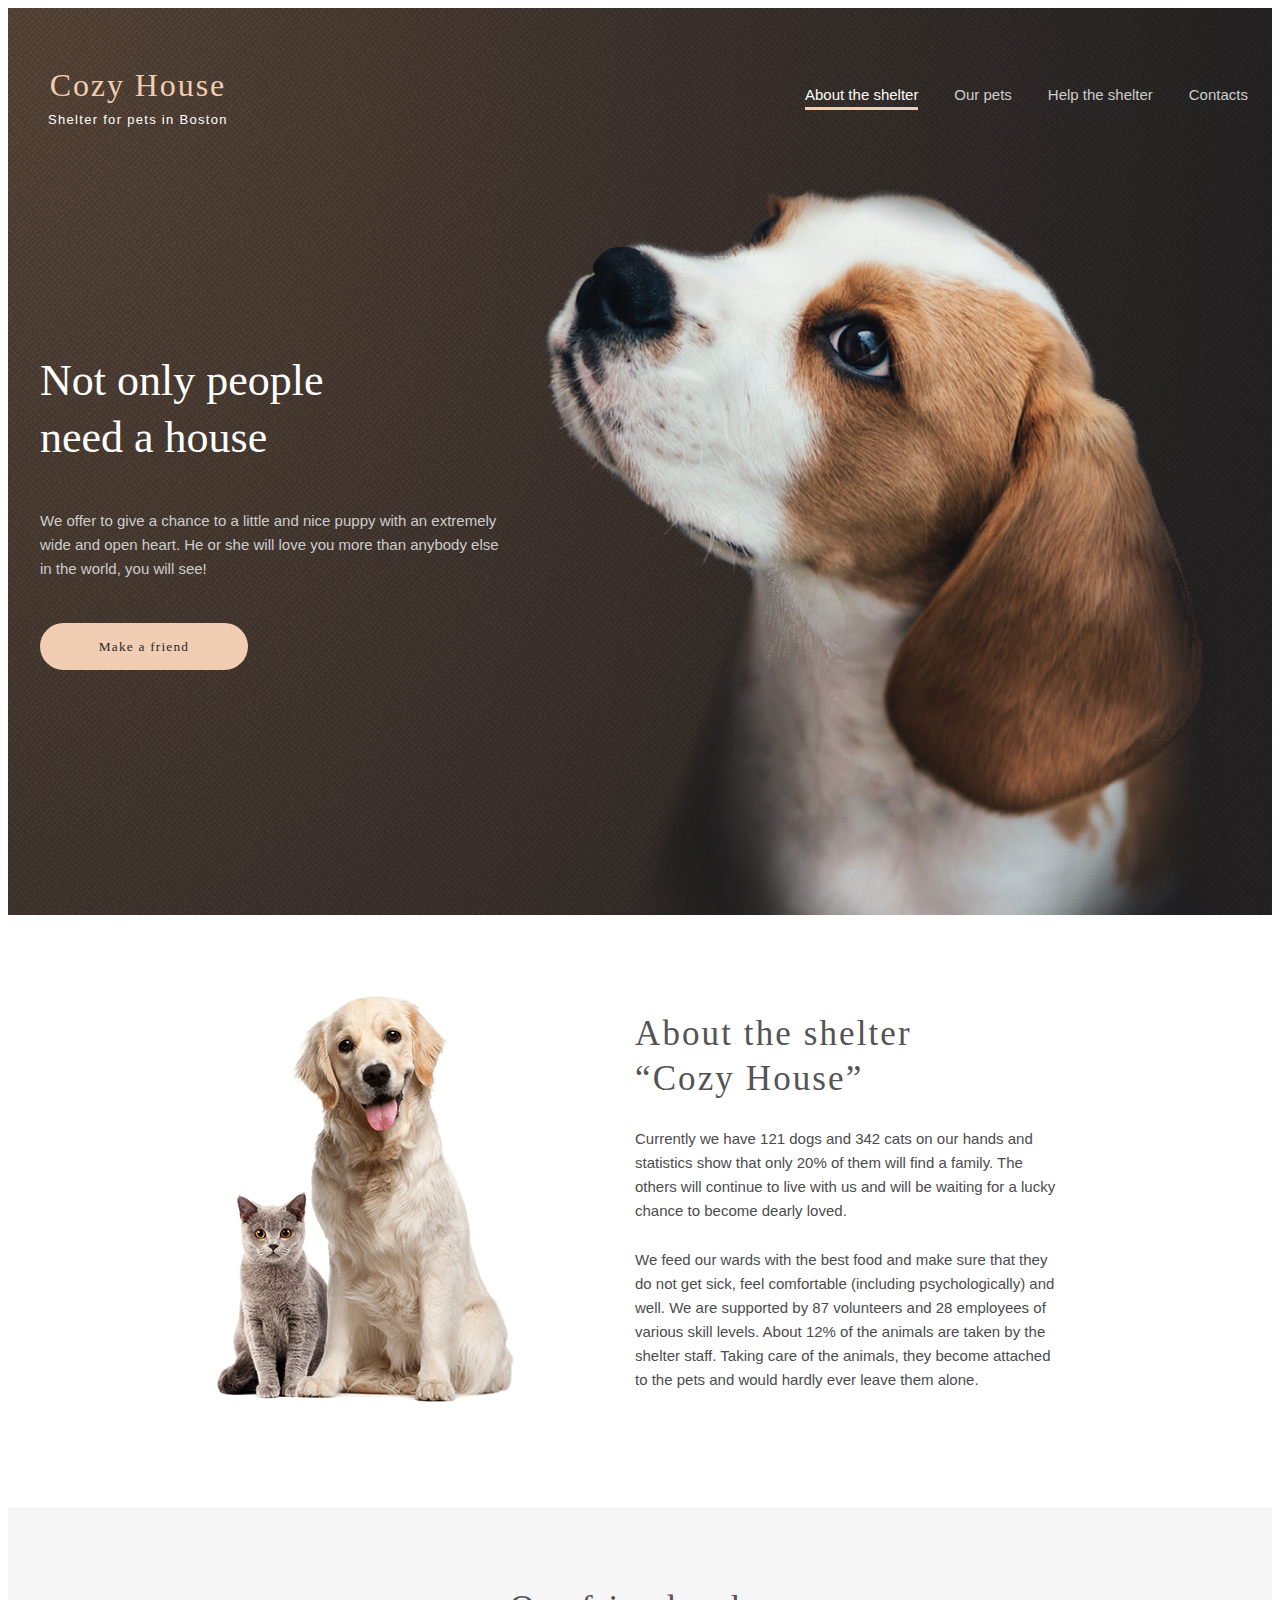
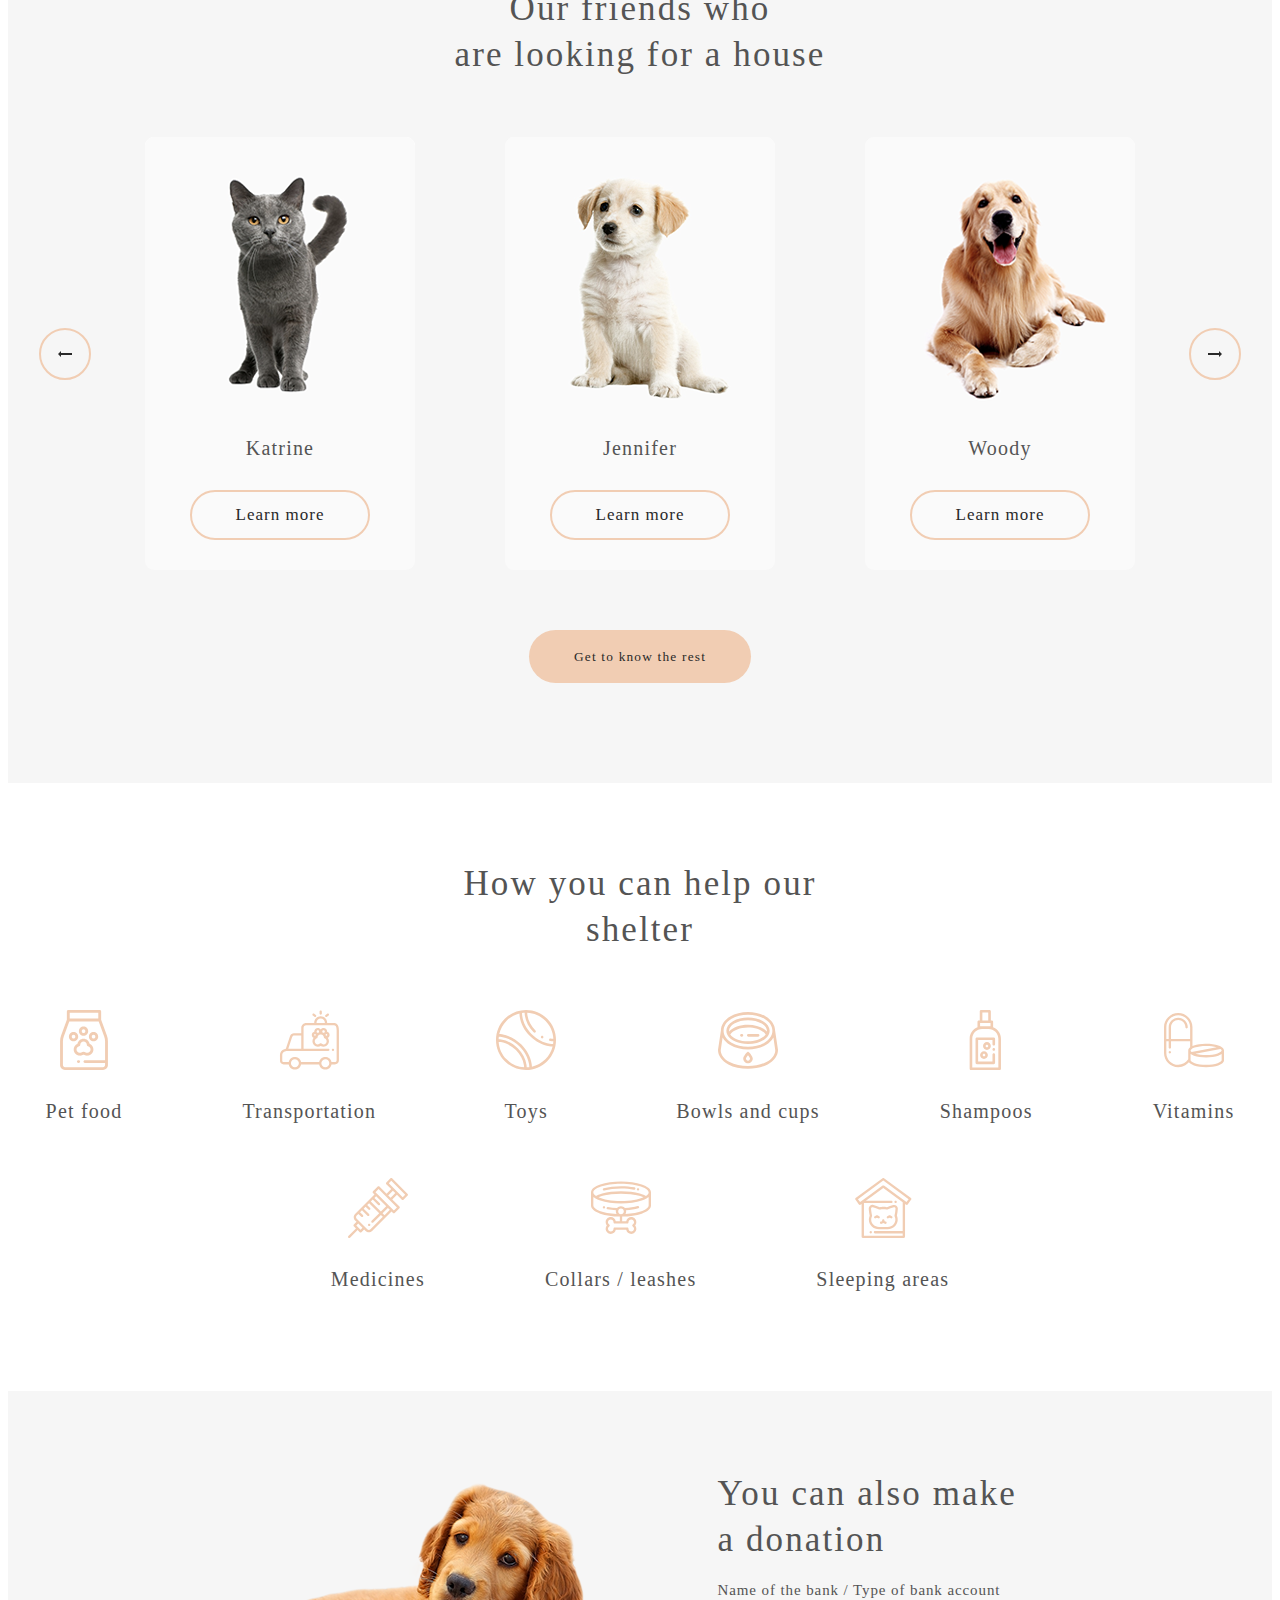
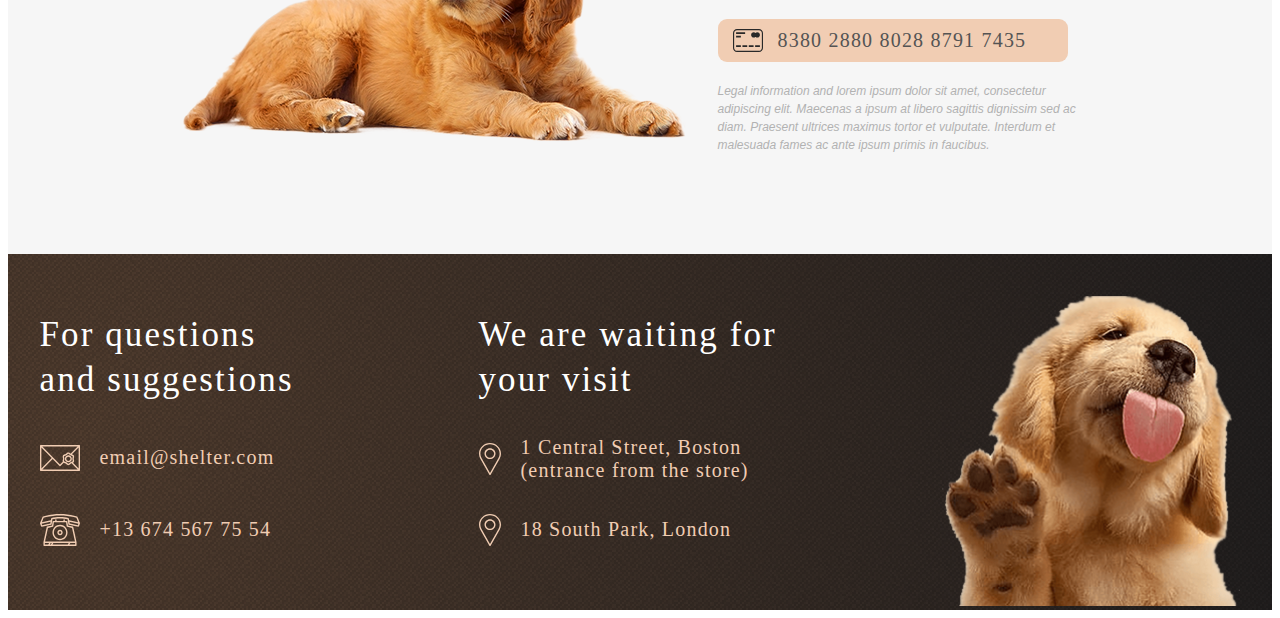
<file: pages/main/index.html>
<!DOCTYPE html>
<html lang="en">
<head>
  <meta charset="UTF-8">
  <meta name="viewport" content="width=device-width, initial-scale=1.0">
  <title>shelter</title>

  <link rel="stylesheet" href="css/style.css">
  
</head>
<body>
<main class="main">
  <div class="start-screen_content">
    <header class="header">
      <div class="wrapper wrapper__mobile">
        <div class="logo">
          <a href="#" class="logo__link">
            <h1 class="logo__title">Cozy House</h1>
            <span class="logo__subtitle">Shelter for pets in Boston</span>
          </a>
        </div>
        <button class="m__menu_button">
          <span class="menu__line"></span>
          <span class="menu__line"></span>
          <span class="menu__line"></span>
        </button>
        <div class="m__menu">
          <nav class="menu">
            <ul class="list">
              <li class="list__item">
                <a href="https://Noora96.github.io/shelterRS/pages/main/index.html" class="list__link list__link_active"> About the shelter </a>
              </li>
              <li class="list__item">
                <a href="https://noora96.github.io/shelterRS/pages/pets/" class="list__link"> Our pets </a>
              </li>
              <li class="list__item">
                <a href="#help" class="list__link"> Help the shelter </a>
              </li>
              <li class="list__item">
                <a href="#" class="list__link"> Contacts </a>
              </li>
            </ul>
          </nav>
          <div class="header__overlay"></div>
        </div>
      </div>
    </header>
    <!-- /.header -->
    <section class="wrapper">
      <div class="hero">
        <div class="hero__content">
          <h2 class="main__content_title">Not only people need a house</h2>
          <p class="main__content_subtitle">We offer to give a chance to a little and nice puppy with an extremely 
            wide and open heart. He or she will love you more than anybody else in the world, you will see!</p>
            <a href="https://Noora96.github.io/shelterRS/pages/main/index.html"><button type="button" class="content__button hero___button">Make a friend</button></a>
        </div>
        <img src="../../assets/images/start-screen-puppy.png" alt="puppy" class="hero__image">
      </div>
    </section>
    <!-- /.start-screen -->
  </div>
  <section class="wrapper">
    <div class="about">
      <div class="about__image">
        <img src="../../assets/images/about-image.png" alt="cat and dog">
      </div>
      <div class="about__content">
        <h2 class="content__title">About the shelter “Cozy House”</h2>
        <p class="content__subtitle">Currently we have 121 dogs and 342 cats on our hands and statistics 
          show that only 20% of them will find a family. The others will continue to live with us and will be 
          waiting for a lucky chance to become dearly loved.</p>
        <p class="content__subtitle">We feed our wards with the best food and make sure that they do not 
          get sick, feel comfortable (including psychologically) and well. We are supported by 87 volunteers and 
          28 employees of various skill levels. About 12% of the animals are taken by the shelter staff. Taking 
          care of the animals, they become attached to the pets and would hardly ever leave them alone.</p>
      </div>
    </div>
  </section>
  <!-- /.about -->
  <section class="pets">
    <div class="wrapper">
      <div class="pets__content">
        <h2 class="content__title pets__title">Our friends who <br> are looking for a house</h2>
        <div class="pets__slider">
          <div class="slider__arrow slider__arrow_left">
            <button class="slider__arrow_btn slider__arrow-left_btn">
              <img src="../../assets/icons/arrow_icon.svg" alt="arrow left">
            </button>
          </div>
          <div class="pets__slider_content">
            <div class="slider__card">
              <div class="card__img">
                <img src="../../assets/images/card_image1.png" alt="Katrine">
              </div>
              <span class="card__title">Katrine</span>
              <button class="card__btn">Learn more</button>
            </div>
            <div class="slider__card">
              <div class="card__img">
                <img src="../../assets/images/card_image2.png" alt="Jennifer">
              </div>
              <span class="card__title">Jennifer</span>
              <button class="card__btn">Learn more</button>
            </div>
            <div class="slider__card">
              <div class="card__img">
                <img src="../../assets/images/card_image3.png" alt="Woody">
              </div>
              <span class="card__title">Woody</span>
              <button class="card__btn">Learn more</button>
            </div>
          </div>
          <div class="slider__arrow slider__arrow_right">
            <button class="slider__arrow_btn slider__arrow-right_btn">
              <img src="../../assets/icons/arrow_icon.svg" alt="arrow rigth">
            </button>
          </div>
        </div>
        <a href="https://Noora96.github.io/shelterRS/pages/main/index.html"><button class="content__button pets__button">Get to know the rest</button></a>
      </div>
    </div>
  </section>
  <!-- /.pets -->
  <section class="wrapper" id="help">
    <div class="help">
      <h2 class="content__title help__title">How you can help our shelter</h2>
      <div class="help__list">
        <div class="help__list_content">
          <img src="../../assets/icons/icon-pet-food.svg" alt="Pet food" class="help__list_icon">
          <span class="help__list_discr">Pet food</span>
        </div>
        <div class="help__list_content">
          <img src="../../assets/icons/icon-transportation.svg" alt="Transportation" class="help__list_icon">
          <span class="help__list_discr">Transportation</span>
        </div>
        <div class="help__list_content">
          <img src="../../assets/icons/icon-toys.svg" alt="Toys" class="help__list_icon">
          <span class="help__list_discr">Toys</span>
        </div>
        <div class="help__list_content">
          <img src="../../assets/icons/icon-bowls-and-cups.svg" alt="Bowls and cups" class="help__list_icon">
          <span class="help__list_discr">Bowls and cups</span>
        </div>
        <div class="help__list_content">
          <img src="../../assets/icons/icon-shampoos.svg" alt="Shampoos" class="help__list_icon">
          <span class="help__list_discr">Shampoos</span>
        </div>
        <div class="help__list_content">
          <img src="../../assets/icons/icon-vitamins.svg" alt="Vitamins" class="help__list_icon">
          <span class="help__list_discr">Vitamins</span>
        </div>
        <div class="help__list_content">
          <img src="../../assets/icons/icon-medicines.svg" alt="Medicines" class="help__list_icon">
          <span class="help__list_discr">Medicines</span>
        </div>
        <div class="help__list_content">
          <img src="../../assets/icons/collars-or-leashes.svg" alt="Collars / leashes" class="help__list_icon">
          <span class="help__list_discr">Collars / leashes</span>
        </div>
        <div class="help__list_content">
          <img src="../../assets/icons/icon-sleeping-area.svg" alt="Sleeping areas" class="help__list_icon">
          <span class="help__list_discr">Sleeping areas</span>
        </div> 
      </div>
    </div>
  </section>
  <!-- /.help -->
  <section class="donation">
    <div class="wrapper">
      <div class="donation__content">
        <div class="donation__content_img">
          <img src="../../assets/images/donation-dog.png" alt="donation dog">
        </div>
        <div class="donation__content_info">
          <h2 class="content__title donation__title">You can also make a donation</h2>
          <span class="donation__subtitle">Name of the bank / Type of bank account</span>
          <a href="#" class="donation__card">
            <img src="../../assets/icons/credit-card.svg" alt="card icon" class="donation__card_icon">
            <span class="donation__card_number">8380 2880 8028 8791 7435</span>
          </a>
          <p class="donation__discr">Legal information and lorem ipsum dolor sit amet, consectetur adipiscing elit. 
            Maecenas a ipsum at libero sagittis dignissim sed ac diam. Praesent ultrices maximus tortor et vulputate. 
            Interdum et malesuada fames ac ante ipsum primis in faucibus.</p>
        </div>
      </div>
    </div>
  </section>
  <!-- /.donation -->
</main>
<!-- /.main -->
<footer class="footer">
  <div class="wrapper">
    <div class="footer__content">
      <div class="footer__info">
        <div class="footer__contacts">
          <h2 class="content__title footer__title">For questions and suggestions</h2>
          <a href="mailto:email@shelter.com" class="footer__contacts_content">
            <img src="../../assets/icons/mail.svg" alt="mail" class="footer__icon">
            <span class="contacts__link">email@shelter.com</span>
          </a>
          <a href="tel:+13 674 567 75 54" class="footer__contacts_content">
            <img src="../../assets/icons/icon-phone.svg" alt="phone" class="footer__icon">
            <span class="contacts__link">+13 674 567 75 54</span>
          </a>
        </div>
        <div class="footer__location">
          <h2 class="content__title footer__title footer__title_location">We are waiting for your visit</h2>
          <a href="https://goo.gl/maps/fvZA6Woxp6u3GcUH9" target="_blank" class="footer__location_content">
            <img src="../../assets/icons/icon-marker.svg" alt="location" class="footer__icon">
            <span class="location__link">1 Central Street, Boston (entrance from the store)</span>
          </a>
          <a href="https://goo.gl/maps/tkgQ6gCuqMz9ypt28" target="_blank" class="footer__location_content">
            <img src="../../assets/icons/icon-marker.svg" alt="location" class="footer__icon">
            <span class="location__link">18 South Park, London </span>
          </a>
        </div>
      </div>
      <div class="footer__img">
        <img src="../../assets/images/footer-puppy.png" alt="footer puppy">
      </div>
    </div>
  </div>
</footer>
<!-- /.footer -->
  <div class="shadow"></div>
  <script src="js/main.js"></script>
</body>
</html>
</file>
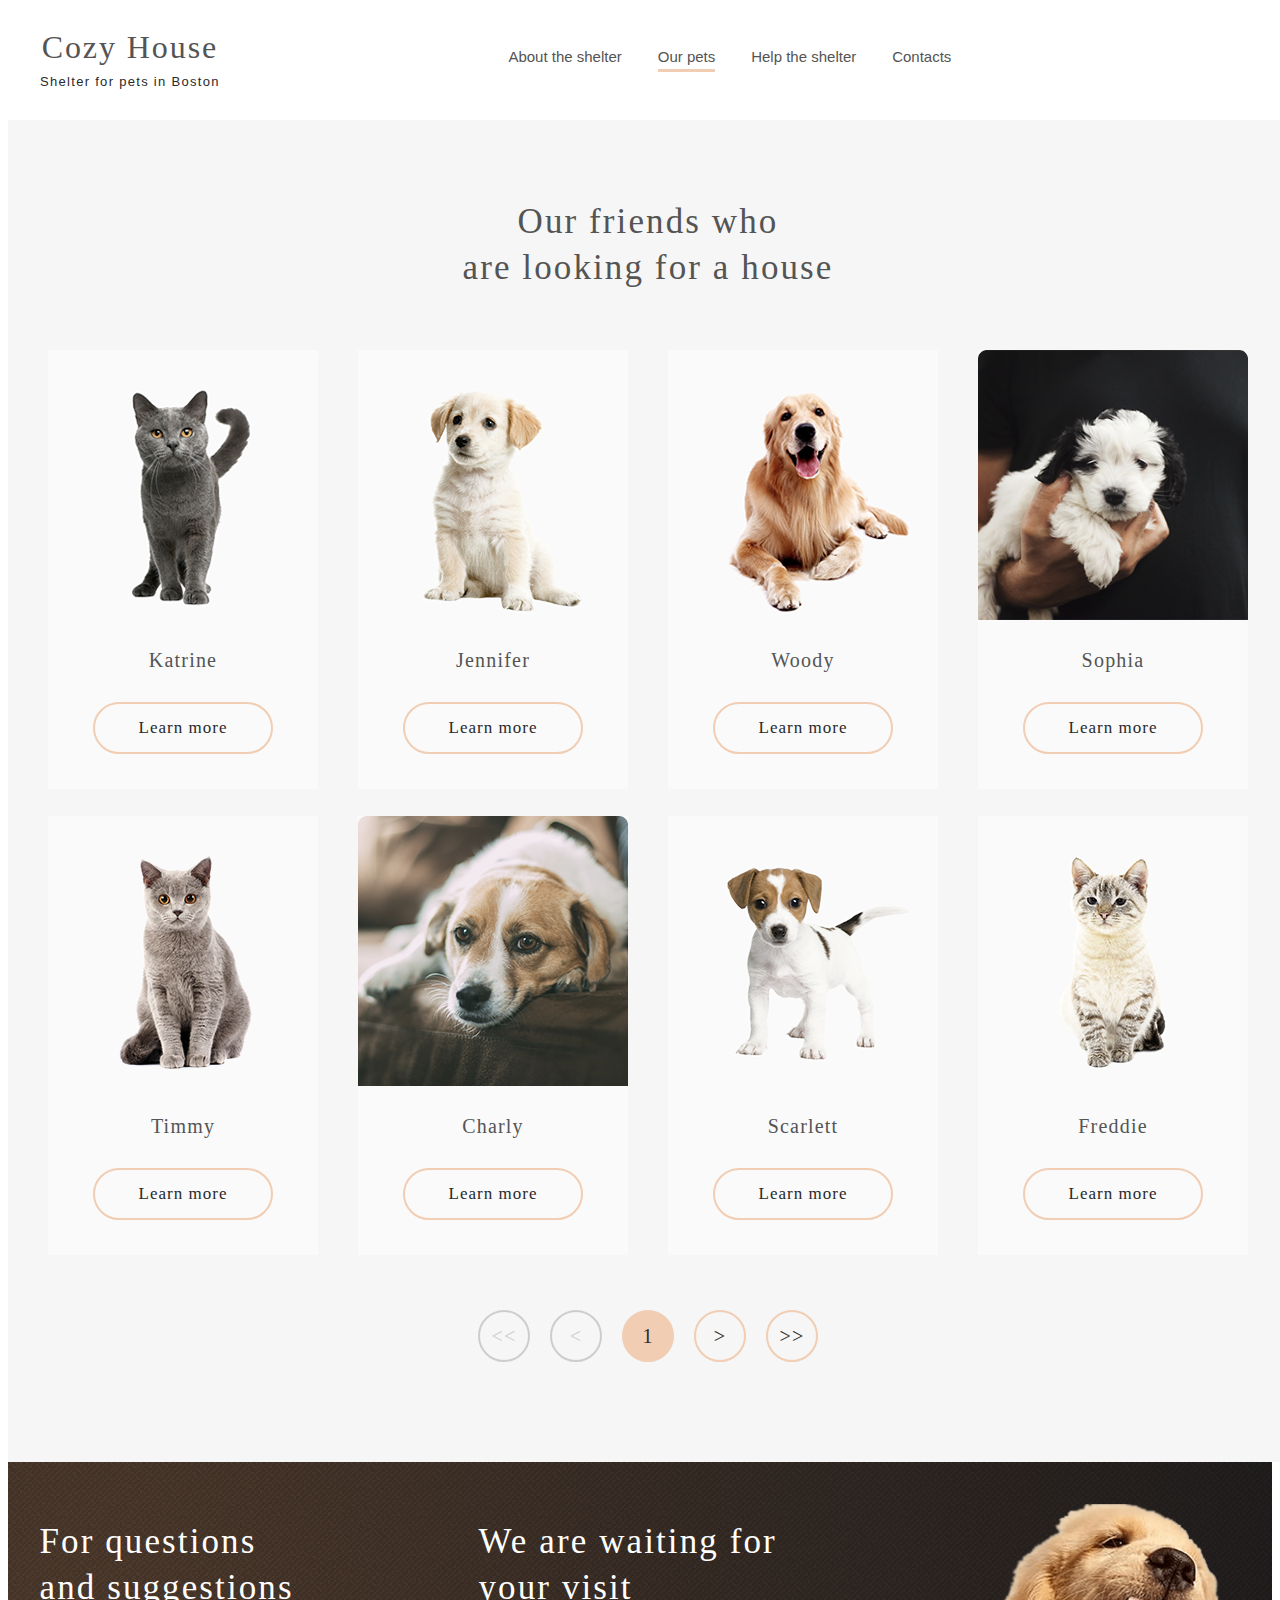
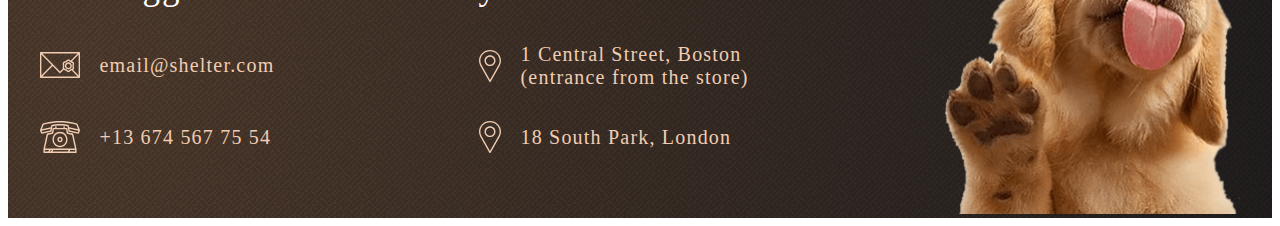
<file: pages/pets/index.html>
<!DOCTYPE html>
<html lang="en">
<head>
  <meta charset="UTF-8">
  <meta name="viewport" content="width=device-width, initial-scale=1.0">
  <title>Our pets</title>
  
  <link rel="stylesheet" href="css/style.css">
</head>
<body>
  <header class="header">
    <div class="wrapper wrapper__mobile">
      <div class="logo">
        <a href="https://noora96.github.io/shelterRS/pages/main/index.html" class="logo__link">
          <h1 class="logo__title">Cozy House</h1>
          <span class="logo__subtitle">Shelter for pets in Boston</span>
        </a>
      </div>
      <button class="m__menu_button">
        <span class="menu__line"></span>
        <span class="menu__line"></span>
        <span class="menu__line"></span>
      </button>
      <nav class="menu">
        <ul class="list">
          <li class="list__item">
            <a href="https://noora96.github.io/shelterRS/pages/main/index.html" class="list__link "> About the shelter </a>
          </li>
          <li class="list__item">
            <a href="#pets" class="list__link list__link_active"> Our pets </a>
          </li>
          <li class="list__item">
            <a href="https://noora96.github.io/shelterRS/pages/main/#help" class="list__link"> Help the shelter </a>
          </li>
          <li class="list__item">
            <a href="#footer" class="list__link"> Contacts </a>
          </li>
        </ul>
      </nav>
      <div class="header__overlay"></div>
    </div>
  </header>
  <main class="main" id="pets">
    <container class="pets__content">
      <h3 class="pets__title">Our friends who <br> are looking for a house</h3>
      <div class="cards__container">
        <div class="card">
          <div class="card__img">
            <img src="../../assets/images/card_image1.png" alt="Katrine">
          </div>
          <span class="card__title">Katrine</span>
          <button class="card__btn">Learn more</button>
        </div>
        <div class="card">
          <div class="card__img">
            <img src="../../assets/images/card_image2.png" alt="Jennifer">
          </div>
          <span class="card__title">Jennifer</span>
          <button class="card__btn">Learn more</button>
        </div>
        <div class="card">
          <div class="card__img">
            <img src="../../assets/images/card_image3.png" alt="Woody">
          </div>
          <span class="card__title">Woody</span>
          <button class="card__btn">Learn more</button>
        </div>
        <div class="card">
          <div class="card__img">
            <img src="../../assets/images/card_image4.png" alt="Sophia">
          </div>
          <span class="card__title">Sophia</span>
          <button class="card__btn">Learn more</button>
        </div>
        <div class="card">
          <div class="card__img">
            <img src="../../assets/images/card_image5.png" alt="Timmy">
          </div>
          <span class="card__title">Timmy</span>
          <button class="card__btn">Learn more</button>
        </div>
        <div class="card">
          <div class="card__img">
            <img src="../../assets/images/card_image6.png" alt="Charly">
          </div>
          <span class="card__title">Charly</span>
          <button class="card__btn">Learn more</button>
        </div>
        <div class="card">
          <div class="card__img">
            <img src="../../assets/images/card_image7.png" alt="Scarlett">
          </div>
          <span class="card__title">Scarlett</span>
          <button class="card__btn">Learn more</button>
        </div>
        <div class="card">
          <div class="card__img">
            <img src="../../assets/images/card_image8.png" alt="Freddie">
          </div>
          <span class="card__title">Freddie</span>
          <button class="card__btn">Learn more</button>
        </div>
      </div>
      <div class="navigation">
        <button class="navigation__button button__paginator_inactive"><<</button>
        <button class="navigation__button button__paginator_inactive"><</button>
        <button class="navigation__button button__paginator_active">1</button>
        <button class="navigation__button button__paginator">></button>
        <button class="navigation__button button__paginator">>></button>
      </div>
    </container>
  </main>
  <footer class="footer" id="footer">
    <div class="wrapper">
      <div class="footer__content">
        <div class="footer__info">
          <div class="footer__contacts">
            <h2 class="content__title footer__title">For questions and suggestions</h2>
            <a href="mailto:email@shelter.com" class="footer__contacts_content">
              <img src="../../assets/icons/mail.svg" alt="mail" class="footer__icon">
              <span class="contacts__link">email@shelter.com</span>
            </a>
            <a href="tel:+13 674 567 75 54" class="footer__contacts_content">
              <img src="../../assets/icons/icon-phone.svg" alt="phone" class="footer__icon">
              <span class="contacts__link">+13 674 567 75 54</span>
            </a>
          </div>
          <div class="footer__location">
            <h2 class="content__title footer__title footer__title_location">We are waiting for your visit</h2>
            <a href="https://goo.gl/maps/fvZA6Woxp6u3GcUH9" target="_blank" class="footer__location_content">
              <img src="../../assets/icons/icon-marker.svg" alt="location" class="footer__icon">
              <span class="location__link">1 Central Street, Boston (entrance from the store)</span>
            </a>
            <a href="https://goo.gl/maps/tkgQ6gCuqMz9ypt28" target="_blank" class="footer__location_content">
              <img src="../../assets/icons/icon-marker.svg" alt="location" class="footer__icon">
              <span class="location__link">18 South Park, London </span>
            </a>
          </div>
        </div>
        <div class="footer__img">
          <img src="../../assets/images/footer-puppy.png" alt="footer puppy">
        </div>
      </div>
    </div>
  </footer>
</body>
<script src="js/pets.js"></script>
</html>
</file>
<file: pages/main/css/style.css>
*{
  box-sizing: border-box;
  font-weight: 400;
}

.header {
  width: 100vw;
  position: absolute;
  margin-top: 60px;
}

.wrapper {
  display: flex;
  margin: 0 auto;
  max-width: 75rem;
  justify-content: space-between;
  align-items: center;
}

.logo__link {
  text-decoration: none;
  display: flex;
  flex-direction: column;
  align-items: center;
}

.logo__title {
  font-family: Georgia;
  font-size: 2rem;
  line-height: 110%;
  letter-spacing: 0.06em;
  color: #F1CDB3;
  margin: 0 0 10px 0;
}

.logo__subtitle {
  font-family: Arial;
  font-weight: 400;
  font-size: 13px;
  line-height: 110%;
  letter-spacing: 0.1em;
  color: #FFFFFF;
}

.m__menu_button{ 
  display: none;
  border:none;
  width: 30px;
  height: 22px;
  background-color: transparent; 
  flex-direction: column;
  padding: 0;
  justify-content: space-between;
  outline: none;
}

.menu__line{
  width: 100%;
  height: 2px;
  background-color: #F1CDB3;
}

.menu {
  display: flex;
  width: 443px;
}

.list{
  display: flex;
  justify-content: space-between;
  width: 100%;
  margin: 0;
  margin-bottom: 5.5px;
  padding: 0;
  list-style-type: none;
}

.list__link {
  color: #FFFFFF;
  font-family: Arial;
  font-size: 15px;
  line-height: 160%;
  color: #CDCDCD;
  text-decoration: none;
  padding-bottom: 4px;
}

.list__link_active{
  color: #FAFAFA;
  border-bottom: solid 3px #F1CDB3;;
}

.list__link:hover{
  cursor: pointer;
  color: #FAFAFA;
}

.start-screen_content {
  background: url(../../../assets/images/noise_transparent.png), 
  radial-gradient(100% 215.42% at 0% 0%, #5B483A 0%, #262425 100%),
#211F20;
}

.hero {
  margin-top: 179px;
  display: flex;
  justify-content: center;
}

.hero__content {
  width: 460px;
  display: flex;
  margin-top: -80px;
  margin-right: 42px;
  flex-direction: column;
  justify-content: center;
}

.main__content_title {
  max-width: 310px;
  font-family: Georgia;
  font-size: 44px;
  line-height: 130%;
  color: #FFFFFF;
  margin: 0;
}

.main__content_subtitle {
  font-family: Arial;
  font-size: 15px;
  line-height: 160%;
  margin-top: 42px;
  margin-bottom: 0;
  color: #CDCDCD;
}

.content__button {
  padding: 15px 45px;
  margin-top: 42px;
  border-radius: 100px;
  border: none;
  background: #F1CDB3;;
  font-family: Georgia;
  line-height: 130%;
  letter-spacing: 0.09em;
  color: #292929;
}

.hero___button {
  width: 208px;
}

.content__button:hover {
  cursor: pointer;
  background: #FDDCC4;
}

.about {
  display: flex;
  align-items: center;
  justify-content: center;
  margin: 80px auto 100px auto;
}

.about__image {
  margin-right: 120px;
}

.about__content {
  max-width: 430px;
  display: flex;
  flex-direction: column;
}

.content__title {
  max-width: 370px;
  margin: 0;
  font-family: Georgia;
  font-size: 35px;
  line-height: 130%;
  letter-spacing: 0.06em;
  color: #545454
}

.content__subtitle {
  font-family: Arial;
  font-size: 15px;
  line-height: 160%;
  color: #4C4C4C;
  margin-top: 25px;
  margin-bottom: 0;
}

.pets {
  background: #F6F6F6;
}

.pets__content {
  width: 100%;
  display: flex;
  align-items: center;
  flex-direction: column;
  margin: 79px auto 100px auto;
}

.pets__title{
  max-width: 400px;
  text-align: center;
}

.pets__slider {
  display: flex;
  align-items: center;
  margin-top: 60px;
  margin-bottom: 60px;
}

.pets__slider_content {
  display: flex;
  margin: 0 54px;
  order: 2;
}

.slider__arrow_btn {
  padding: 21px 17px;
  display: flex;
  border: 2px solid #F1CDB3;
  border-radius: 100px;
  background: #F6F6F6;
}

.slider__arrow_btn:hover {
  cursor: pointer;
  background: #FDDCC4;
  border: 2px solid #FDDCC4;
}

.slider__arrow-right_btn {
  transform: scale(-1, 1);
}

.slider__arrow_left {
  order:1;
}

.slider__arrow_right {
  order:3;
}

.inactive__icon {
  border: 2px solid #CDCDCD;
  /* сделать иконку svg и поменять ей fill, но это не точно  */
}

.slider__card {
  display: flex;
  flex-direction: column;
  align-items: center;
  padding-bottom: 30px;
  margin: 0 90px;
  background: #FAFAFA;
  border-radius: 9px;
}

.slider__card:first-child, .slider__card:last-child {
  margin: 0;
}

.slider__card:hover {
  box-shadow: 0px 2px 35px 14px rgba(13, 13, 13, 0.04);
}

.card__img {
  width: 270px;
  height: 270px;
  display: flex;
  align-items: center;
  justify-content: center;
}

.card__title {
  margin: 30px 0;
  font-family: Georgia;
  font-size: 20px;
  line-height: 23px;
  letter-spacing: 0.06em;
  color: #545454;
}

.card__btn {
  background: #FAFAFA;
  border: 2px solid #F1CDB3;
  border-radius: 100px;
  padding: 12px 43px;
  font-family: Georgia;
  font-size: 17px;
  line-height: 130%;
  letter-spacing: 0.06em;
  color: #292929;
}

.card__btn:hover {
  background: #FDDCC4;
  cursor: pointer;
  border: 2px solid #FDDCC4;
}

.pets__button {
  margin: 0;
  padding: 18px 45px;
}

.help {
  width: 100%;
  margin: 78px auto 100px auto;
  display: flex;
  flex-direction: column;
  align-items: center;
  justify-content: center;
}

.help__title {
  text-align: center;
}

.help__list {
  margin-top: 58px;
  display: flex;
  flex-wrap: wrap;
  column-gap: 120px;
  row-gap: 55px;
  justify-content: center;
  align-items: center;
}

.help__list_content {
  display: flex;
  flex-direction: column;
  align-items: center;
}

.help__list_icon {
  width: 60px;
  height: 60px;
}

.help__list_discr {
  margin-top: 30px;
  font-family: Georgia;
  font-size: 20px;
  line-height: 115%;
  letter-spacing: 0.06em;
  color: #545454;
}

.donation {
  background: #F6F6F6;
}

.donation__content {
  width: 100%;
  margin: 80px auto 100px auto;
  display: flex;
  align-items: center;
  justify-content: center;
}

.donation__content_img {
  margin-top: 3px;
}

.donation__content_info {
  margin-left: 30px;
  display: flex;
  flex-direction: column;
}

.donation__title {
  max-width: 300px;
}

.donation__subtitle {
  margin: 20px 0;
  font-family: Georgia;
  font-size: 15px;
  line-height: 110%;
  letter-spacing: 0.06em;
  color: #545454;
}

.donation__card {
  max-width: 350px;
  display: flex;
  align-items: center;
  padding: 10px 15px;
  background: #F1CDB3;
  border-radius: 9px;
  text-decoration: none;
}

.donation__card:hover {
  cursor: pointer;
  background: #FDDCC4;
}

.donation__card_number {
  margin-left: 15px;
  font-family: Georgia;
  font-size: 20px;
  line-height: 115%;
  letter-spacing: 0.06em;
  color: #545454;
}

.donation__discr {
  max-width: 380px;
  margin-top: 20px;
  margin-bottom: 0;
  font-family: Arial;
  font-style: italic;
  font-size: 12px;
  line-height: 18px;
  color: #B2B2B2;
}

.footer {
  background: url(../../../assets/images/noise_transparent.png), 
  radial-gradient(110.67% 538.64% at 5.73% 50%, #513D2F 0%, #1A1A1C 100%), 
  #211F20;
}

.footer__content {
  width: 100%;
  padding-top: 42px;
  display: flex;
  justify-content: center;
}

.footer__info {
  display: flex;
  margin-top: 16px;
}

.footer__contacts, .footer__location {
  width: 279px;
  margin-right: 160px;
}

.footer__location {
  width: 302px;
}

.footer__title {
  font-family: Georgia;
  font-size: 35px;
  line-height: 130%;
  letter-spacing: 0.06em;
  color: #FFFFFF;
  margin-bottom: 42px;
}

.footer__title_location{
  margin-bottom: 33px;
}

.footer__contacts_content, .footer__location_content {
  display: flex;
  align-items: center;
  text-decoration: none;
}

.footer__contacts_content:last-child {
  margin-top: 43px;
}

.footer__location_content:last-child {
  margin-top: 32px;
}

.footer__icon {
  margin-right: 20px;
}

.contacts__link, .location__link {
  font-family: Georgia;
  font-size: 20px;
  line-height: 115%;
  letter-spacing: 0.06em;
  color: #F1CDB3;
  text-decoration: none;
}

@media (max-width: 1270px) {
  .header {
    margin-top: 30px;
  }

  .wrapper {
    max-width: 708px;
  }

  .hero {
    flex-direction: column;
    align-items: center;
    margin-top: 150px;
    margin-left: auto;
    margin-right: auto;
  }

  .hero__content {
    margin: 0;
    align-items: center;
  }

  .main__content_title {
    margin-right: 150px;
  }

  .hero___button{
    padding: 16px 45px;
  }

  .hero__image {
    margin-top: 100px;
    width: 569px;
    height: 593px;
    margin-left: 140px;
  }

  .about {
    flex-direction: column;
    margin-left: auto;
    margin-right: auto;
  }

  .about__image {
    margin-top: 80px;
    order: 2;
    display: flex;
    margin-right: 0;
  }

  .about__content {
    order: 1;
  }

  .pets__content {
    margin: 81px 0 100px 0;
  }

  .pets__slider_content {
    margin: 0 12px;
  }

  .slider__card {
    margin-left: 40px;
    margin-right: 0;
  }

  .slider__card:last-child{
    display: none;
  }

  .help {
    margin: 79px auto 100px auto;
  }

  .help__list {
    row-gap: 55px;
    column-gap: 60px;
  }

  .help__list_content {
    width: 170px;
    height: 113px;
  }

  .donation__content {
    padding-left: 0;
    flex-direction: column;
  }

  .donation__content_img {
    order: 2
  }

  .donation__content_info {
    order: 1;
    margin-left: 0px;
    margin-bottom: 57px;
  }

  .footer__content {
    flex-direction: column;
    padding-top: 28px;
    padding-left: 0px;  
  }

  .footer__info {
    margin-top: 0;
    justify-content: center;
  }

  .footer__contacts {
    margin-right: 60px;
  }

  .footer__location {
    margin-right: 0;
  }

  .footer__img {
    display: flex;
    justify-content: center;
    margin-top: 65px;
  }
}

@media (max-width: 767px) {
  .lock {
    overflow: hidden;
  }

  .header {
    display: flex;
    width: 100%;
  }

  .wrapper {
    width: 300px;
  }

  .wrapper__mobile {
    padding-left: 65px;
    padding-right: 10px;
    width: 100%;
    margin: 0;
    display: flex;
    align-items: center;
    justify-content: space-between;
    z-index: 20;
  }

  .wrapper__mobile_active{
    width: 100%;
    margin: 0;
    margin-right: 20px;
    justify-content: flex-end;
  }

  .logo{
    z-index: 30;
  }

  .menu {
    align-items: center;
    justify-content: center;
    position: fixed;
    top: 0;
    right: -320px;
    transform: translateX(0);
    width: 320px;
    height: 100vh;
    margin: 0;
    opacity: 0;
    background-color: #292929;
    transition: opacity .3s ease-out, -webkit-transform .3s ease-out;
    transition: transform .3s ease-out, opacity .3s ease-out;
    transition: transform .3s ease-out, opacity .3s ease-out, -webkit-transform .3s ease-out;
    overflow: auto;
    z-index: 20;
  }
  
  .menu__visible {
    display: -webkit-box;
    display: -ms-flexbox;
    display: flex;
    -webkit-transform: translateX(-320px);
    transform: translateX(-320px);
    opacity: 1;
  }

  .m__menu_button_rotate{
    -webkit-transform: rotate(90deg);
    transform: rotate(90deg);
    z-index: 30;
  }

  .list {
    flex-direction: column;
    align-items: center;
  }

  .list__item {
    margin-bottom: 40px;
  }

  .list__link {
    font-size: 32px;
  }

  .list__item:first-child{
    margin-top: 248px;
  }

  .m__menu_button{
    margin-left: 41px;
    display: flex;
  }

  .menu__line {
    display: flex;
  }

  .header__overlay{
    display: none;
    position: fixed;
    top: 0;
    left: 0;
    width: 100vw;
    height: 100vh;
    z-index: 10;
  }

  .header__overlay_visible{
    display: block;
    background-color: rgba(0, 0, 0, 0.5);
  }

  .hero__content{
    width: 300px;
  }

  .main__content_title {
    font-size: 25px;
    letter-spacing: 0.06em;
    margin-right: 0;
    text-align: center;
    max-width: 250px;
  }

  .main__content_subtitle {
    text-align: center;
  }

  .hero__image {
    width: 260px;
    height: 272px;
    margin-left: 40px;
    margin-top: 105px;
  }

  .about {
    margin-top: 42px;
    margin-bottom: 42.4px;
  }

  .about__content {
    align-items: center;
    padding: 0 15px;
  }

  .content__title {
    max-width: 250px;
    font-size: 25px;
    text-align: center;
  }

  .content__subtitle {
    text-align: justify;
  }

  .content__subtitle:last-child{
    margin-top: 23px;
  }

  .about__image {
    margin-top: 42px;
    width: 260px;
    height: 354px;
  }

  .about__image>img{
    width: 100%;
    height: 100%;
  }

  .pets__content {
    margin-top: 40px;
    margin-bottom: 38px;
  }

  .pets__title {
    max-width: 300px;
  }

  .pets__slider{
    flex-direction: column;
    margin-top: 42px;
    margin-bottom: 42px;
  }

  .pets__slider_content {
    order: 0;    
    margin-bottom: 22px;
  }

  .slider__arrow_right{
    order: 1;
    position: absolute;
    margin-top: 455px;
    margin-left: 132px;
  }

  .slider__arrow_left {
    order: 1;
    margin-right: 130px;
  }

  .slider__card:nth-child(2){
    display: none;
  }

  .help {
    margin: 42px 0;
  }

  .help__list {
    margin-top: 42px;
    margin-left: 5px;
    row-gap: 30px;
    column-gap: 30px;
    justify-content: start;
  }

  .help__list_content {
    width: 130px;
    height: 87px;
  }

  .help__list_icon {
    width: 50px;
    height: 50px;
  }

  .help__list_discr {
    margin-top: 20px;
    font-size: 15px;
  }

  .donation__content{
    margin: 42px 0;
  }

  .donation__content_info {
    align-items: center;
    margin-bottom: 39px;
  }

  .donation__title {
    max-width: 225px;
  }

  .donation__subtitle {
    font-family: Arial;
    letter-spacing: 0.00em;
    margin-top: 25px;
    margin-bottom: 23px;
  }

  .donation__card_number {
  font-size: 15px;
  }

  .donation__discr {
    max-width: 280px;
    text-align: justify;
  }

  .donation__content_img {
    width: 260px;
    height: 135.2px;
  }

  .donation__content_img>img{
    width: 100%;
    height: 100%;
  }

  .footer__content {
    padding-top: 30px;
    align-items: center;
  }

  .footer__info {
    display: flex;
    flex-direction: column;
    align-items: center;
  }

  .footer__contacts, .footer__location {
    margin-right: 0px;
    display: flex;
    flex-direction: column;
    align-items: center;
    margin-bottom: 40px;
  }

  .footer__title {
    margin: 0;
    margin-bottom: 43px;
  }

  .footer__title_location {
    margin-bottom: 39px;
  }

  .footer__location_content:last-child{
    margin-top: 40px;
  }

  .footer__location_content:last-child{
    margin-right: 29px;
  }

  .footer__img{
    margin: 0;
    width: 260px;
    height: 269px;
  }

  .footer__img>img{
    width: 100%;
    height: 100%;
  }
}

@media (max-width: 350px) {
  .wrapper__mobile {
    padding-left: 35px;
    padding-right: 5px;
  }
}
</file>
<file: pages/pets/css/style.css>
*{
  box-sizing: border-box;
  font-weight: 400;
}

.header {
  width: 100vw;
  padding: 30px 0;
  position: fixed;
  background-color: #fff;
  top: 0;
  left: 0;
}

.wrapper {
  display: flex;
  margin: 0 auto;
  max-width: 75rem;
  justify-content: space-between;
  align-items: center;
}

.logo__link {
  text-decoration: none;
  display: flex;
  flex-direction: column;
  align-items: center;
}

.logo__title {
  font-family: Georgia;
  font-weight: 400;
  font-size: 2rem;
  line-height: 110%;
  letter-spacing: 0.06em;
  color: #545454;
  margin: 0 0 10px 0;
}

.logo__subtitle {
  font-family: Arial;
  font-weight: 400;
  font-size: 13px;
  line-height: 110%;
  letter-spacing: 0.1em;
  color: #292929;
}

.m__menu_button{ 
  display: none;
  border:none;
  width: 30px;
  height: 22px;
  background-color: transparent; 
  flex-direction: column;
  padding: 0;
  justify-content: space-between;
  outline: none;
}

.menu__line{
  width: 100%;
  height: 2px;
  background-color: #000;
}

.menu {
  display: flex;
  width: 443px;
}

.list{
  display: flex;
  justify-content: space-between;
  width: 100%;
  margin: 0;
  margin-bottom: 5.5px;
  padding: 0;
  list-style-type: none;
}

.list__link {
  color: #545454;
  font-family: Arial;
  font-size: 15px;
  line-height: 160%;
  text-decoration: none;
  padding-bottom: 4px;
}

.list__link_active{
  border-bottom: solid 3px #F1CDB3;
}

.list__link:hover{
  cursor: pointer;
  color: #292929;;
}

.main {
  width: 100vw;
  background: #F6F6F6;
  margin-top: 119px;
}

.pets__content {
  display: flex;
  margin: 0 auto;
  max-width: 75rem;
  flex-direction: column;
  align-items: center;
  padding: 80px 0 100px 0;
}

.pets__title {
  margin: 0;
  max-width: 400px;
  font-family: Georgia;
  font-size: 35px;
  line-height: 130%;
  letter-spacing: 0.06em;
  color: #545454;
  text-align: center;
}

.cards__container {
  margin-top: 45px;
  padding-top: 15px;
  display: flex;
  flex-wrap: wrap;
  justify-content: space-between;
  row-gap: 27px;
}

.card {
  display: flex;
  flex-direction: column;
  align-items: center;
  max-width: 270px;
  background: #FAFAFA;
}

.card:hover{
  box-shadow: 0px 2px 35px 14px rgba(13, 13, 13, 0.04);
}

.card__title {
  font-family: Georgia;
  font-size: 20px;
  line-height: 23px;
  letter-spacing: 0.06em;
  color: #545454;
  margin: 25px 0 30px 0;
}

.card__btn {
  background: #FAFAFA;
  border: 2px solid #F1CDB3;
  border-radius: 100px;
  padding: 13px 43px;
  font-family: Georgia;
  font-size: 17px;
  line-height: 130%;
  letter-spacing: 0.06em;
  color: #292929;
  margin-bottom: 35px;
}

.card__btn:hover {
  background: #FDDCC4;
  cursor: pointer;
  border: 2px solid #FDDCC4;
}

.navigation {
  margin-top: 55px;
  display: flex;
  width: 340px;
  justify-content: space-between;
}

.navigation__button {
  width: 52px;
  height: 52px;
  display: flex;
  align-items: center;
  justify-content: center;
  border: 2px solid #F1CDB3;
  border-radius: 100px;
  background: #F6F6F6;
  font-family: Georgia;
  font-size: 20px;
  line-height: 115%;
  letter-spacing: 0.06em;
  color: #292929;
}

.button__paginator_inactive {
  border: 2px solid #CDCDCD;
  color: #CDCDCD;
}

.button__paginator_active {
  background: #F1CDB3;
  border: 2px solid #F1CDB3;;
}

.button__paginator:hover {
  cursor:pointer;
  background: #FDDCC4;
  border-color: #FDDCC4;
  color: #292929;
}

.footer {
  background: url(../../../assets/images/noise_transparent.png), 
  radial-gradient(110.67% 538.64% at 5.73% 50%, #513D2F 0%, #1A1A1C 100%), 
  #211F20;
}

.footer__content {
  width: 100%;
  padding-top: 12px;
  display: flex;
  justify-content: center;
}

.footer__info {
  display: flex;
  margin-top: 16px;
}

.footer__contacts, .footer__location {
  width: 279px;
  margin-right: 160px;
}

.footer__location {
  width: 302px;
}

.footer__title {
  font-family: Georgia;
  font-size: 35px;
  line-height: 130%;
  letter-spacing: 0.06em;
  color: #FFFFFF;
  margin-bottom: 42px;
}

.footer__title_location{
  margin-bottom: 33px;
}

.footer__contacts_content, .footer__location_content {
  display: flex;
  align-items: center;
  text-decoration: none;
}

.footer__contacts_content:last-child {
  margin-top: 43px;
}

.footer__location_content:last-child {
  margin-top: 32px;
}

.footer__icon {
  margin-right: 20px;
}

.contacts__link, .location__link {
  font-family: Georgia;
  font-size: 20px;
  line-height: 115%;
  letter-spacing: 0.06em;
  color: #F1CDB3;
  text-decoration: none;
}

.footer__img {
  margin-top: 30px;
}

@media (max-width: 1200px) {
  .wrapper {
    max-width: 708px;
  }

  .pets__content {
    padding: 82px 0 76px 0;
  }

  .cards__container {
    margin-top: 30px;
    padding-top: 0;
    justify-content: center;
    row-gap: 30px;
    column-gap: 40px;
  }

  .card__btn {
    margin-bottom: 30px;
  }

  .card:nth-child(7), .card:nth-child(8) {
    display: none;
  }

  .navigation {
    margin-top: 41px;
  }

  .footer__content {
    flex-direction: column;
    padding-left: 0px; 
    padding-top: 0; 
  }

  .footer__title{
    margin-top: 31px;
  }

  .footer__info {
    margin-top: 0;
    justify-content: center;
  }

  .footer__contacts {
    margin-right: 60px;
  }

  .footer__location {
    margin-right: 0;
  }

  .footer__img {
    display: flex;
    justify-content: center;
    margin-top: 65px;
  }
}

@media (max-width: 767px) {
  .lock {
    overflow: hidden;
  }
  
  .wrapper {
    width: 300px;
  }

  .wrapper__mobile {
    width: 100%;
    margin: 0 auto;
    display: flex;
    align-items: center;
    justify-content: space-around;
    z-index: 20;
  }
  
  .wrapper__mobile_active{
    width: 100%;
    margin: 0;
    margin-right: 20px;
    justify-content: flex-end;
    padding-right: 30px;
  }

  .logo{
    z-index: 30;
  }

  .menu {
    align-items: center;
    justify-content: center;
    position: fixed;
    top: 0;
    right: -320px;
    transform: translateX(0);
    width: 320px;
    height: 100vh;
    margin: 0;
    opacity: 0;
    background-color: #9b9a9a;
    transition: opacity .3s ease-out, -webkit-transform .3s ease-out;
    transition: transform .3s ease-out, opacity .3s ease-out;
    transition: transform .3s ease-out, opacity .3s ease-out, -webkit-transform .3s ease-out;
    overflow: auto;
    z-index: 20;
  }
  
  .menu__visible {
    display: -webkit-box;
    display: -ms-flexbox;
    display: flex;
    -webkit-transform: translateX(-320px);
    transform: translateX(-320px);
    opacity: 1;
  }

  .m__menu_button_rotate{
    -webkit-transform: rotate(90deg);
    transform: rotate(90deg);
    z-index: 30;
  }

  .list {
    flex-direction: column;
    align-items: center;
  }

  .list__item {
    margin-bottom: 40px;
  }

  .list__link {
    font-size: 32px;
  }

  .list__item:first-child{
    margin-top: 248px;
  }

  .m__menu_button{
    margin-left: 41px;
    display: flex;
  }

  .menu__line {
    display: flex;
  }

  .header__overlay{
    display: none;
    position: fixed;
    top: 0;
    left: 0;
    width: 100vw;
    height: 100vh;
    z-index: 10;
  }

  .header__overlay_visible{
    display: block;
    background-color: rgba(0, 0, 0, 0.5);
  }

  .pets__content {
    padding: 42px 0;
  }

  .pets__title {
    font-size: 25px;
  }

  .cards__container {
    margin-top: 42px;
    row-gap: 32px;
  }

  .card:nth-child(4), .card:nth-child(5), .card:nth-child(6) {
  display: none;
  }

  .navigation {
    max-width: 300px;
  }
  .donation__content{
    padding: 42px 0;
  }

  .donation__content_info {
    align-items: center;
    margin-bottom: 39px;
  }

  .donation__title {
    max-width: 225px;
  }

  .donation__subtitle {
    font-family: Arial;
    letter-spacing: 0.00em;
    margin-top: 25px;
    margin-bottom: 23px;
  }

  .donation__card_number {
  font-size: 15px;
  }

  .donation__discr {
    max-width: 280px;
    text-align: justify;
  }

  .donation__content_img {
    width: 260px;
    height: 135.2px;
  }

  .donation__content_img>img{
    width: 100%;
    height: 100%;
  }

  .footer__content {
    padding-top: 30px;
    align-items: center;
  }

  .footer__info {
    display: flex;
    flex-direction: column;
    align-items: center;
  }

  .footer__contacts, .footer__location {
    margin-right: 0px;
    display: flex;
    flex-direction: column;
    align-items: center;
    margin-bottom: 40px;
  }

  .footer__title {
    margin: 0;
    margin-bottom: 43px;
    font-size: 25px;
    text-align: center;
  }

  .footer__title_location {
    margin-bottom: 39px;
    max-width: 250px;
  }

  .footer__location_content:last-child{
    margin-top: 40px;
  }

  .footer__location_content:last-child{
    margin-right: 29px;
  }

  .footer__img{
    margin: 0;
    width: 260px;
    height: 269px;
  }

  .footer__img>img{
    width: 100%;
    height: 100%;
  }
  


}
</file>
